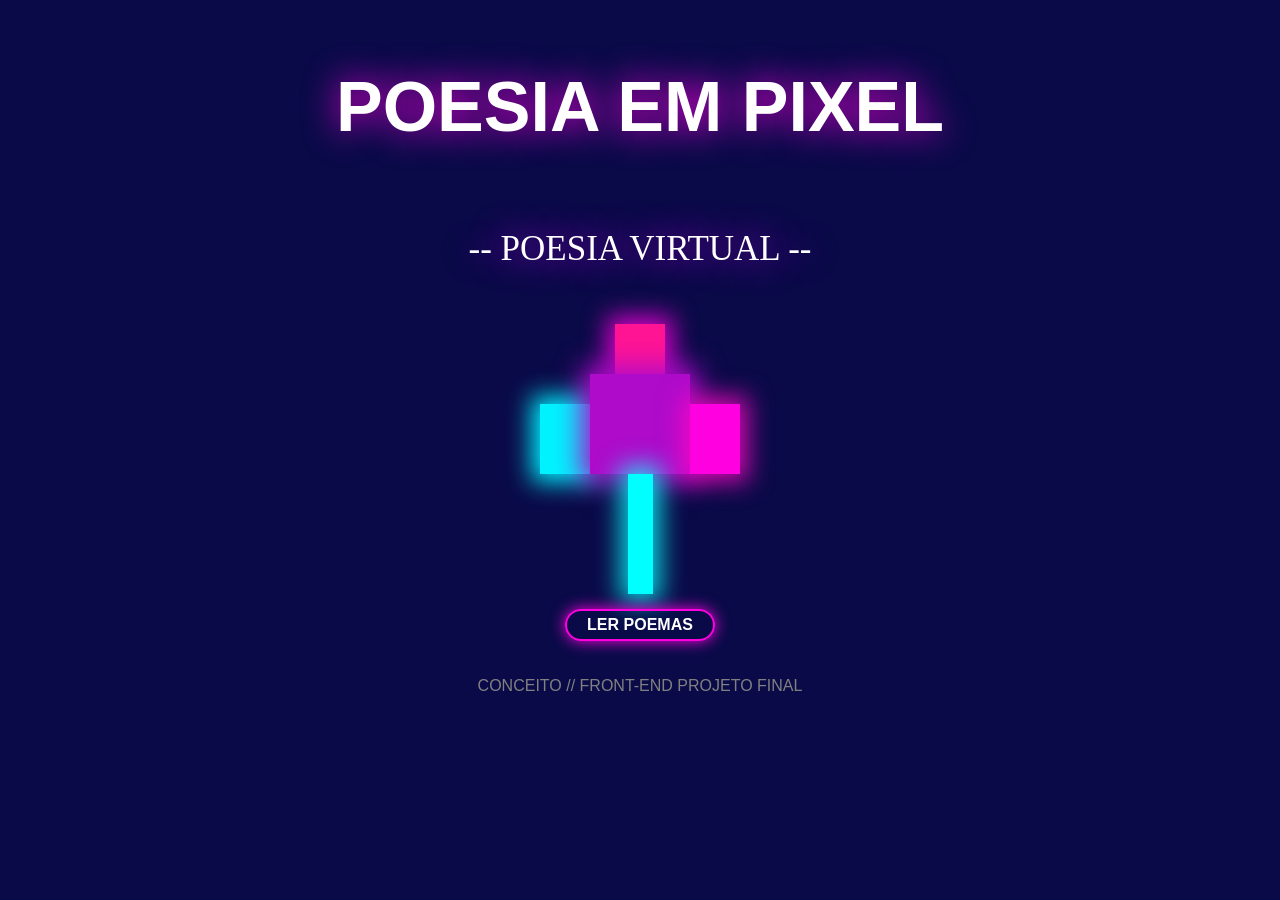
<file: index.html>
<!DOCTYPE html>
<html lang="pt-BR">
<head>
    <meta charset="UTF-8">
    <meta name="viewport" content="width=device-width, initial-scale=1.0">
    <title>Poesia em Pixel</title>
    <link rel="stylesheet" href="estyle.css">
</head>
<body>
     <header>
            <h1 class="A-1">POESIA EM PIXEL</h1>
            <P class="B-1">-- POESIA VIRTUAL --</P>
    </header>
<main>
    <div class="desenho-pixel">
        
        <div class="item-1"></div>
        
        <div class="linha-meio">
            <div class="item-3"></div>
            <div class="item-2"></div>
            <div class="item-4"></div>
        </div>
        
        <div class="item-5"></div>
        
        <div class="Botao">
            <a href="index-poema.html">LER POEMAS</a>
        </div>
        
    </div>
</main>
<footer>
    <div class="container-footer">
        <p class="B-2">CONCEITO // FRONT-END PROJETO FINAL</p>
        
    </div>
 </footer>   
</body>
</html>
</file>
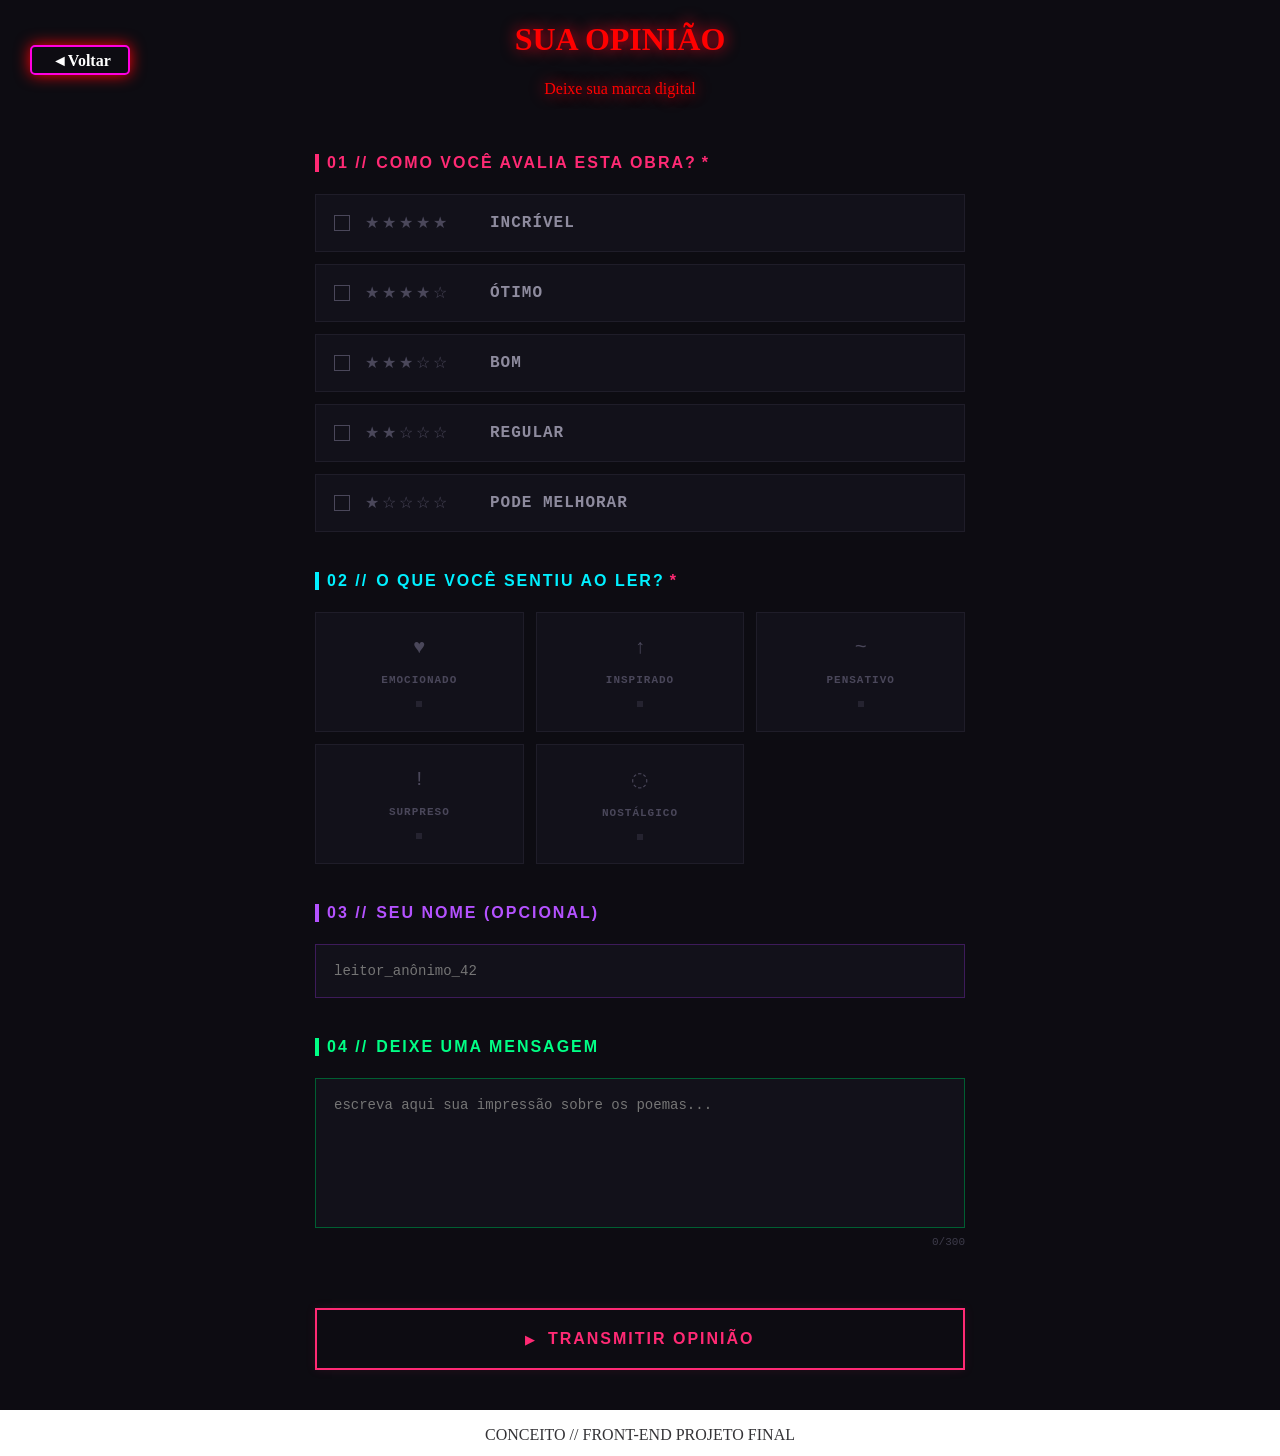
<file: index-form.html>
<!DOCTYPE html>
<html lang="pt-BR">
<head>
    <meta charset="UTF-8">
    <meta name="viewport" content="width=device-width, initial-scale=1.0">
    <title>Formulário Cyberpunk Funcional</title>
    <link rel="stylesheet" href="estyle-form.css">
</head>
<body>
<header>
    <div class="p-1">
        <div class="p-5">
            <a href="index-poema.html">◄Voltar</a>
        </div>
        <div class="p-2">
            <h1 class="p-3">SUA OPINIÃO</h1>
            <p class="p-4">Deixe sua marca digital</p>
        </div>
        <div style="width: 100px;" class="div-rec-rec"></div>
    </div>
</header>

<main class="p1">
    <form class="p2">
        
        <div class="p3">
            <h2 class="p4"><span class="p5">01 //</span> COMO VOCÊ AVALIA ESTA OBRA? <span class="p6">*</span></h2>
            
            <label class="p7">
                <input type="radio" name="avaliacao" value="incrivel" class="p8">
                <div class="p9">
                    <span class="p10"></span>
                    <span class="p11">★★★★★</span>
                    <span class="p12">INCRÍVEL</span>
                </div>
            </label>

            <label class="p7">
                <input type="radio" name="avaliacao" value="otimo" class="p8"> <div class="p9">
                    <span class="p10"></span>
                    <span class="p11">★★★★☆</span>
                    <span class="p12">ÓTIMO</span>
                    <span class="p13"></span>
                </div>
            </label>

            <label class="p7">
                <input type="radio" name="avaliacao" value="bom" class="p8">
                <div class="p9">
                    <span class="p10"></span>
                    <span class="p11">★★★☆☆</span>
                    <span class="p12">BOM</span>
                </div>
            </label>

            <label class="p7">
                <input type="radio" name="avaliacao" value="regular" class="p8">
                <div class="p9">
                    <span class="p10"></span>
                    <span class="p11">★★☆☆☆</span>
                    <span class="p12">REGULAR</span>
                </div>
            </label>

            <label class="p7">
                <input type="radio" name="avaliacao" value="pode_melhorar" class="p8">
                <div class="p9">
                    <span class="p10"></span>
                    <span class="p11">★☆☆☆☆</span>
                    <span class="p12">PODE MELHORAR</span>
                </div>
            </label>
        </div>

        <div class="p3">
            <h2 class="p4 p14"><span class="p5 p15">02 //</span> O QUE VOCÊ SENTIU AO LER? <span class="p6">*</span></h2>
            
            <div class="p16">
                <label class="p17">
                    <input type="radio" name="sentimento" value="emocionado" class="p18">
                    <div class="p19">
                        <span class="p20">♥</span>
                        <span class="p21">EMOCIONADO</span>
                        <span class="p22"></span>
                    </div>
                </label>

                <label class="p17">
                    <input type="radio" name="sentimento" value="inspirado" class="p18">
                    <div class="p19">
                        <span class="p20">↑</span>
                        <span class="p21">INSPIRADO</span>
                        <span class="p22"></span>
                    </div>
                </label>

                <label class="p17">
                    <input type="radio" name="sentimento" value="pensativo" class="p18">
                    <div class="p19">
                        <span class="p20">~</span>
                        <span class="p21">PENSATIVO</span>
                        <span class="p22"></span>
                    </div>
                </label>

                <label class="p17">
                    <input type="radio" name="sentimento" value="surpreso" class="p18"> <div class="p19">
                        <span class="p20">!</span>
                        <span class="p21">SURPRESO</span>
                        <span class="p22"></span>
                    </div>
                </label>

                <label class="p17">
                    <input type="radio" name="sentimento" value="nostalgico" class="p18">
                    <div class="p19">
                        <span class="p20">◌</span>
                        <span class="p21">NOSTÁLGICO</span>
                        <span class="p22"></span>
                    </div>
                </label>
            </div>
        </div>

        <div class="p3">
            <h2 class="p4 p23"><span class="p5 p24">03 //</span> SEU NOME (OPCIONAL)</h2>
            <input type="text" class="p25" placeholder="leitor_anônimo_42">
        </div>

        <div class="p3">
            <h2 class="p4 p26"><span class="p5 p27">04 //</span> DEIXE UMA MENSAGEM</h2>
            <div class="p28">
                <textarea class="p29" placeholder="escreva aqui sua impressão sobre os poemas..."></textarea>
                <span class="p30">0/300</span>
            </div>
        </div>

        <button type="submit" class="p31">
            <span class="p32">▶</span> TRANSMITIR OPINIÃO
        </button>

    </form>
</main>

<footer>
    <p class="s-1">CONCEITO // FRONT-END PROJETO FINAL</p>
</footer>
</body>
</html>
</file>
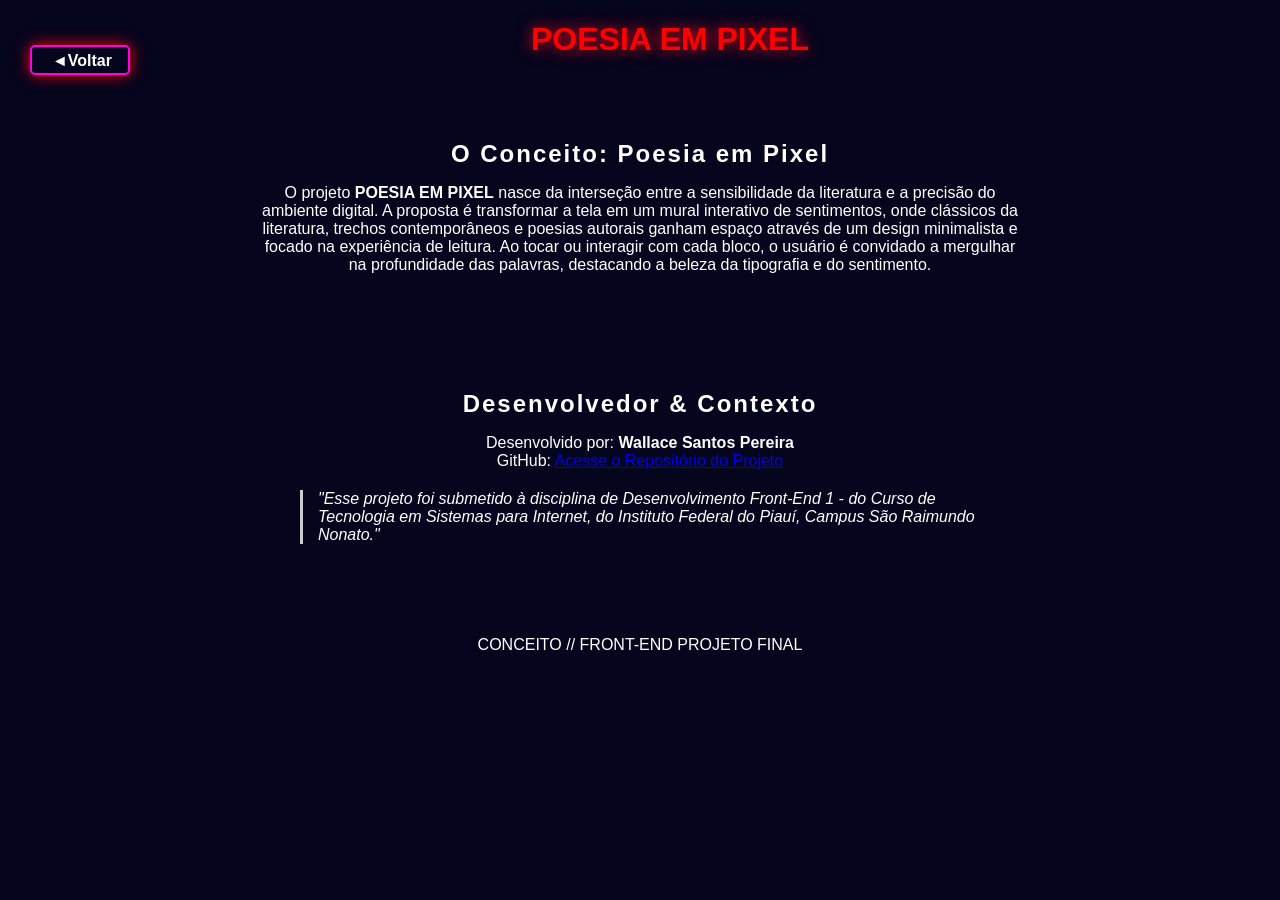
<file: index-pag-explicativa.html>
<!DOCTYPE html>
<html lang="pt-BR">
<head>
    <meta charset="UTF-8">
    <meta name="viewport" content="width=device-width, initial-scale=1.0">
    <title>Document</title>
    <link rel="stylesheet" href="estyle-pag-explicativa.css">
</head>
<body>
<header>
        <div class="p-1">
            <div class="p-5">
                <a href="index-poema.html">◄Voltar</a>
            </div>
           <!------------------------------------------>
            <div class="p-2">
                <h1 class="p-3">POESIA EM PIXEL</h1>
            </div>
            <!------dive decoração------->
            <div>
            </div>
           <!---------------------------->
        </div> 
        
        
</header>
<main>
                
<section class="tema-projeto">
    <div class="container-tema">
        <h2>O Conceito: Poesia em Pixel</h2>
        <p>
            O projeto <strong>POESIA EM PIXEL</strong> nasce da interseção entre a sensibilidade da literatura e a precisão do ambiente digital. 
            A proposta é transformar a tela em um mural interativo de sentimentos, onde clássicos da literatura, trechos contemporâneos e 
            poesias autorais ganham espaço através de um design minimalista e focado na experiência de leitura. Ao tocar ou interagir com cada 
            bloco, o usuário é convidado a mergulhar na profundidade das palavras, destacando a beleza da tipografia e do sentimento.
        </p>
    </div>
</section>

<section class="desenvolvedor-contexto">
    <div class="container-dev">
        <h2>Desenvolvedor & Contexto</h2>
        <p class="texto-autor">
            Desenvolvido por: <strong>Wallace Santos Pereira</strong><br>
            GitHub: <a href="https://github.com/wallacesantospereira174-cpu/Projeto-final_front-end/commit/46657a409f78f568dc2c793f347eaa82e9345d52" target="_blank">Acesse o Repositório do Projeto</a>
        </p>
        <blockquote>
            "Esse projeto foi submetido à disciplina de Desenvolvimento Front-End 1 - do Curso de Tecnologia em Sistemas para Internet, do Instituto Federal do Piauí, Campus São Raimundo Nonato."
        </blockquote>
    </div>
</section>

</main>
<footer>
        <p class="s-1">
         CONCEITO // FRONT-END PROJETO FINAL
        </p>
</footer>
</body>
</html>
</file>
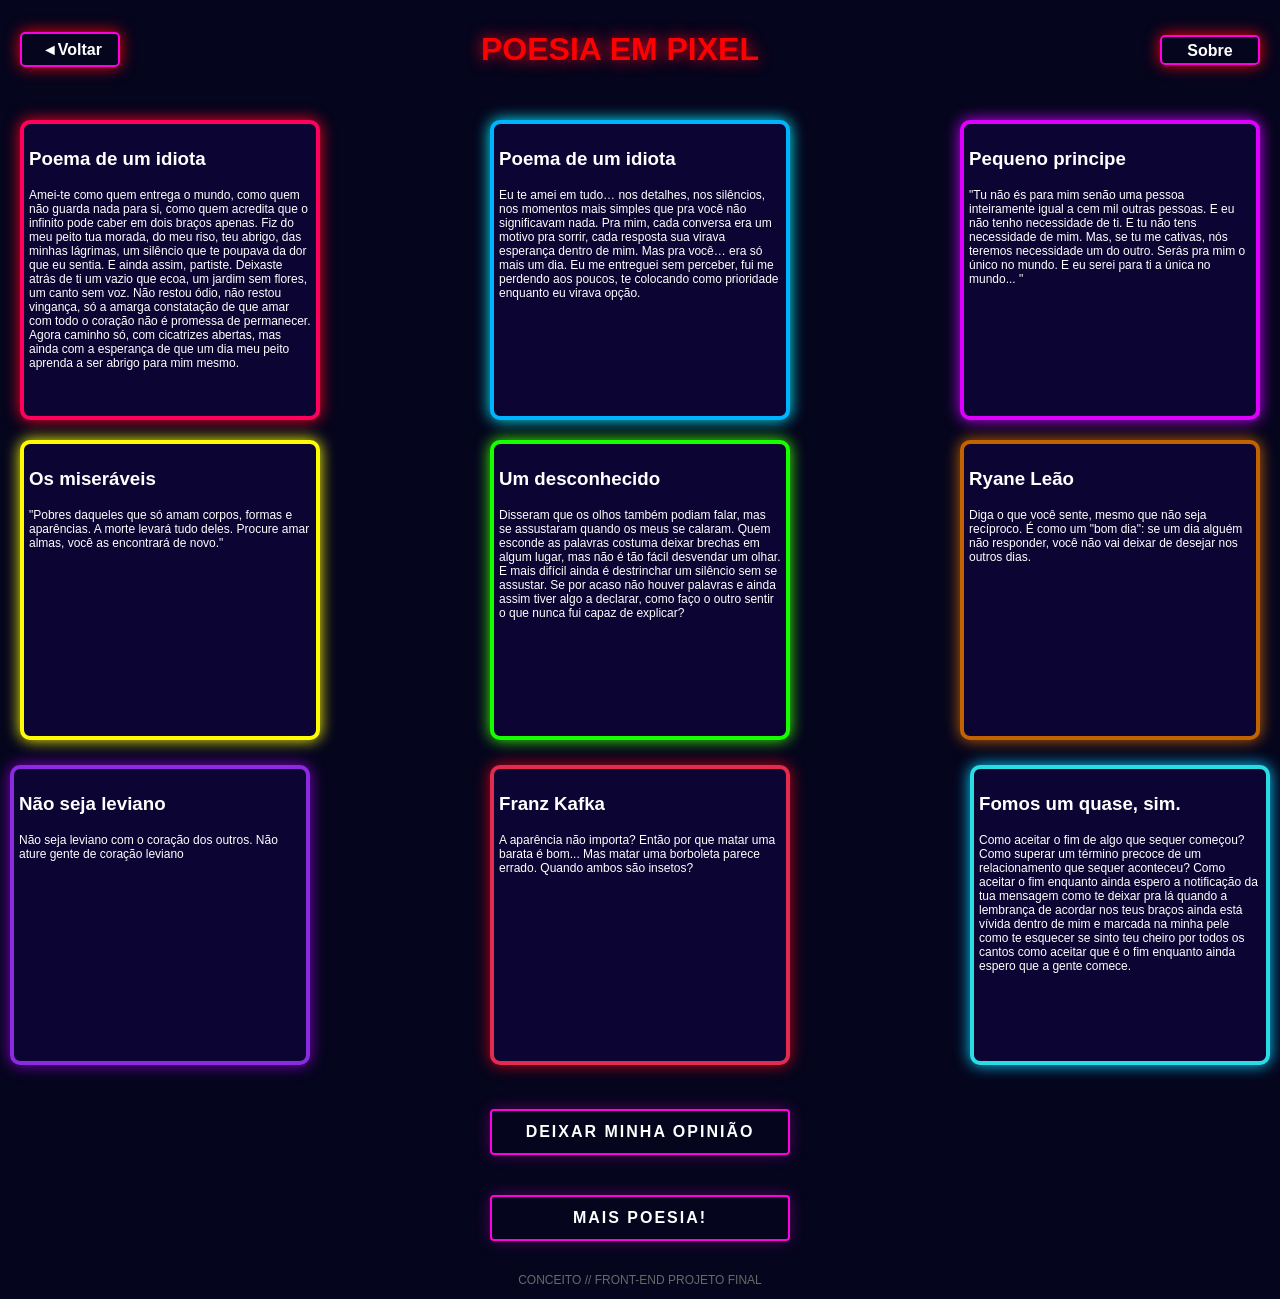
<file: index-poema.html>
<!DOCTYPE html>
<html lang="pt-BR">
<head>
    <meta charset="UTF-8">
    <meta name="viewport" content="width=device-width, initial-scale=1.0">
    <title>POEMAS</title>
    <link rel="stylesheet" href="index.css">
</head>
<body>
<header>

        <div class="p-1">
            <div class="p-5">
                <a href="index.html">◄Voltar</a>
            </div>
           <!------------------------------------------>
            <div class="p-2">
                <h1 class="p-3">POESIA EM PIXEL</h1>
            </div>
            <div class="p-10">
                <a href="index-pag-explicativa.html">Sobre</a>
            </div>
           <!---------------------------->
        </div>
</header>
 <main>
        <div class="d-1">
            <div class="A-1">
                <h3>Poema de um idiota</h3>
                <p>
                   Amei-te como quem entrega o mundo,
                   como quem não guarda nada para si,
                   como quem acredita que o infinito
                   pode caber em dois braços apenas.

                   Fiz do meu peito tua morada,
                   do meu riso, teu abrigo,
                   das minhas lágrimas, um silêncio
                   que te poupava da dor que eu sentia.

                   E ainda assim, partiste.
                   Deixaste atrás de ti
                   um vazio que ecoa,
                   um jardim sem flores,
                   um canto sem voz.

                   Não restou ódio,
                   não restou vingança,
                   só a amarga constatação
                   de que amar com todo o coração
                   não é promessa de permanecer.

                   Agora caminho só,
                   com cicatrizes abertas,
                   mas ainda com a esperança
                   de que um dia meu peito aprenda
                   a ser abrigo para mim mesmo.</p>
            </div>
            <div class="A-2">
                <h3>Poema de um idiota</h3>
                <p>Eu te amei em tudo…
                   nos detalhes, nos silêncios,
                   nos momentos mais simples
                   que pra você não significavam nada.

                   Pra mim, cada conversa
                   era um motivo pra sorrir,
                   cada resposta sua
                   virava esperança dentro de mim.

                   Mas pra você…
                   era só mais um dia.

                   Eu me entreguei sem perceber,
                   fui me perdendo aos poucos,
                   te colocando como prioridade
                   enquanto eu virava opção.</p>
            </div>  
            <div class="A-3">
                <h3>Pequeno principe</h3>
                <p>"Tu não és para mim senão uma pessoa inteiramente igual a cem mil outras pessoas. E eu não tenho necessidade de ti. E tu não tens necessidade de mim. Mas, se tu me cativas, nós teremos necessidade um do outro. Serás pra mim o único no mundo. E eu serei para ti a única no mundo... "  </p>
            </div>
       </div>
       <div class="d-2">
            <div class="A-4">
                <h3>Os miseráveis</h3>
                <p>"Pobres daqueles que só amam corpos, formas e aparências. A morte levará tudo deles. Procure amar almas, você as encontrará de novo."

</p>
            </div>
            <div class="A-5">
                <h3>Um desconhecido</h3>
                <p>Disseram que os olhos também podiam falar,
                   mas se assustaram quando os meus se calaram.
                   Quem esconde as palavras
                   costuma deixar brechas em algum lugar,
                   mas não é tão fácil desvendar um olhar.
                   E mais difícil ainda é destrinchar um silêncio
                   sem se assustar.
                   Se por acaso não houver palavras
                   e ainda assim tiver algo a declarar,
                   como faço o outro sentir
                   o que nunca fui capaz de explicar?</p>
            </div>
            <div class="A-6">
                <h3>Ryane Leão</h3>
                <p>Diga o que você sente,
                   mesmo que não seja
                   recíproco.
                   É como um "bom dia":
                   se um dia alguém não
                   responder, você não vai
                   deixar de desejar nos outros
                   dias.</p>
            </div> 
            <!-------===============---------->
      </div>
    <div class="f-1">
         <div class="A-7">
            <h3>Não seja leviano</h3>
            <p>Não seja leviano com o coração dos outros. Não ature gente de coração leviano </p>
        </div>
        <div class="A-8">
            <h3>Franz Kafka</h3>
            <p>A aparência não importa?
               Então por que matar uma barata é bom...
               Mas matar uma borboleta parece errado.
               Quando ambos são insetos?</p>
        </div>
        <div class="A-9">
            <h3>Fomos um quase, sim.</h3>
            <p>
              Como aceitar o fim de algo que sequer começou?

              Como superar um término precoce de um relacionamento que sequer aconteceu?

              Como aceitar o fim enquanto ainda espero a notificação da tua mensagem

              como te deixar pra lá quando a lembrança de acordar nos teus braços ainda está vívida dentro de mim e marcada na minha pele

              como te esquecer se sinto teu cheiro por todos os cantos

              como aceitar que é o fim

              enquanto ainda espero

              que a gente comece.
            </p>
        </div>
   </div>
   <div class="f-2">
         <div class="A-10">
            <h3></h3>
            <p></p>
         </div>
        <!------+------>
         <div class="A-11">
            <h3></h3>
            <p></p>
         </div>
        <!------+------->
         <div class="A-12">
            <h3></h3>
            <p></p>
         </div>
        <!------+------>
   </div>
</main>
<div class="flex">
<a href="index-form.html" class="botao-opiniao">
    <div>DEIXAR MINHA OPINIÃO</div>
</a>
</div>
<div class="flex">
<a href="index-text.html" class="botao-opiniao">
    <div>MAIS POESIA!</div>
</a>
</div>
<!---------------------------------------------------->
<footer>
        <p class="s-1">
         CONCEITO // FRONT-END PROJETO FINAL
        </p>
</footer>
</body>
</html>
</file>
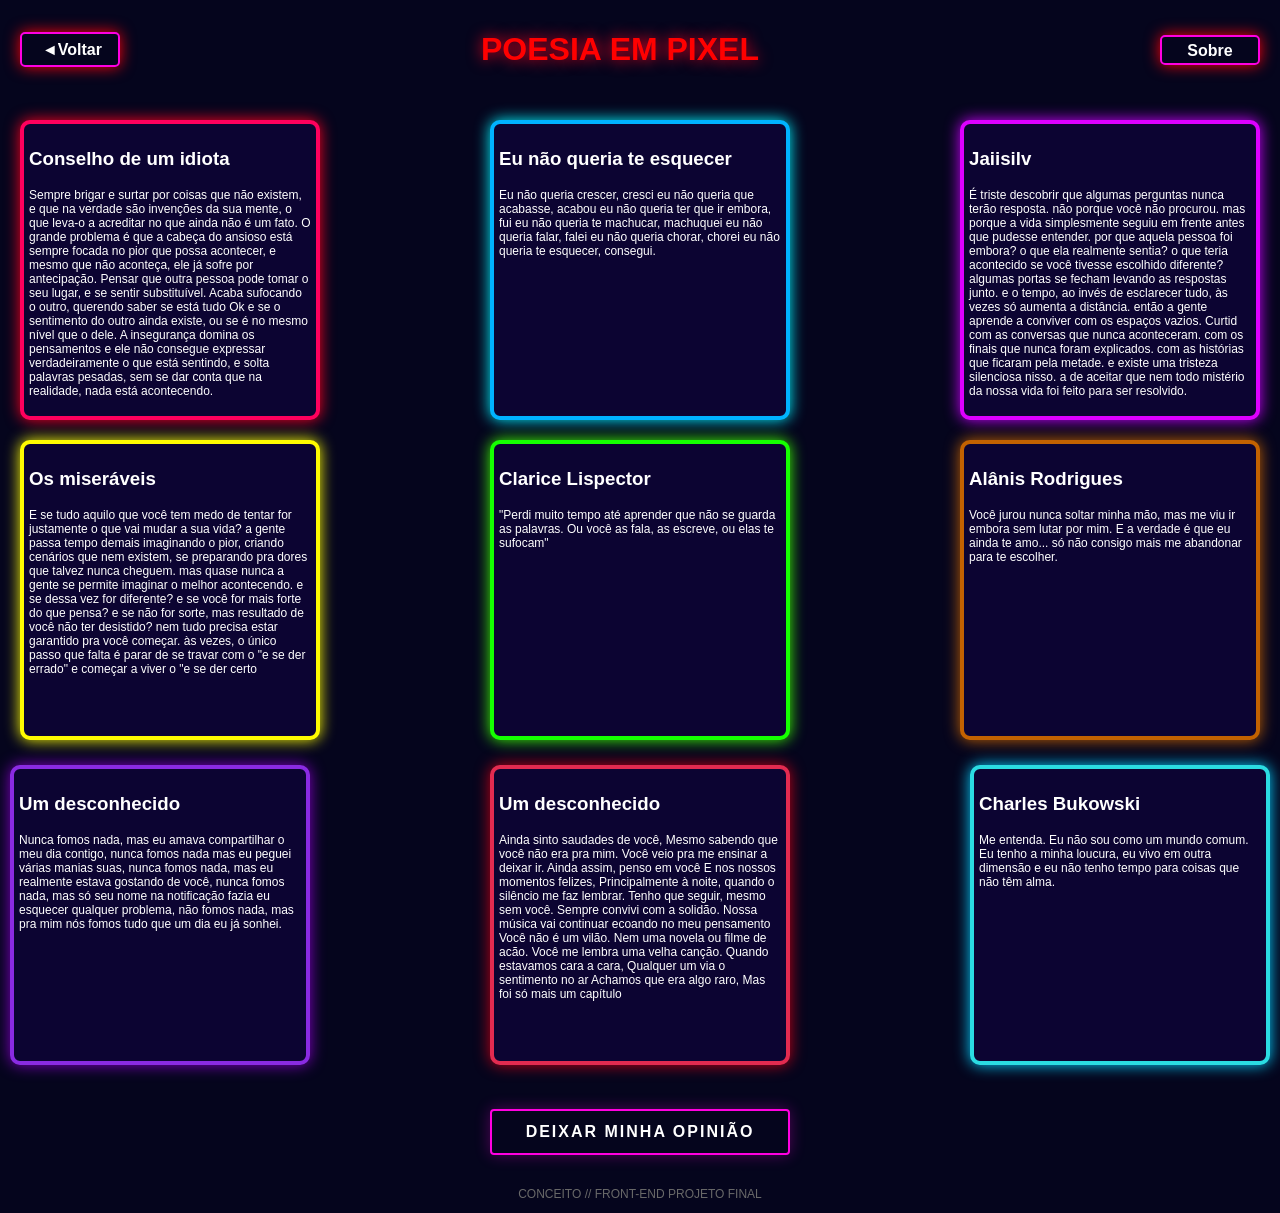
<file: index-text.html>
<!DOCTYPE html>
<html lang="pt-BR">
<head>
    <meta charset="UTF-8">
    <meta name="viewport" content="width=device-width, initial-scale=1.0">
    <title>POEMAS</title>
    <link rel="stylesheet" href="index-text.css">
</head>
<body>
<header>

        <div class="p-1">
            <div class="p-5">
                <a href="index-poema.html">◄Voltar</a>
            </div>
           <!------------------------------------------>
            <div class="p-2">
                <h1 class="p-3">POESIA EM PIXEL</h1>
            </div>
            <div class="p-10">
                <a href="index-pag-explicativa.html">Sobre</a>
            </div>
           <!---------------------------->
        </div>
</header>
 <main>
        <div class="d-1">
            <div class="A-1">
                <h3>Conselho de um idiota</h3>
                <p>
                    Sempre brigar e surtar por coisas que não existem, e que na verdade são invenções da sua mente, o que leva-o a acreditar no que ainda não é um fato.
                    O grande problema é que a cabeça do ansioso está sempre focada no pior que possa acontecer, e mesmo que não aconteça, ele já sofre por antecipação.
                    Pensar que outra pessoa pode tomar o seu lugar, e se sentir substituível.
                    Acaba sufocando o outro, querendo saber se está tudo Ok e se o sentimento do outro ainda existe, ou se é no mesmo nível que o dele.
                    A insegurança domina os pensamentos e ele não consegue expressar verdadeiramente o que está sentindo, e solta palavras pesadas, sem se dar conta que na realidade, nada está acontecendo.
                </p>
            </div>
            <div class="A-2">
                <h3>Eu não queria te esquecer</h3>
                <p>
                    Eu não queria crescer, cresci

                    eu não queria que acabasse, acabou

                    eu não queria ter que ir embora, fui

                    eu não queria te machucar, machuquei

                    eu não queria falar, falei

                    eu não queria chorar, chorei

                    eu não queria te esquecer, consegui.
                </p>
            </div>  
            <div class="A-3">
                <h3>Jaiisilv</h3>
                <p>
                   É triste descobrir que algumas perguntas nunca terão resposta.

                   não porque você não procurou.

                   mas porque a vida simplesmente seguiu em frente

                   antes que pudesse entender.

                   por que aquela pessoa foi embora?

                   o que ela realmente sentia?

                   o que teria acontecido se você tivesse escolhido diferente?

                   algumas portas se fecham

                   levando as respostas junto.

                   e o tempo, ao invés de esclarecer tudo, às vezes só aumenta a distância.

                  então a gente aprende a conviver com os espaços vazios.

                  Curtid

                 com as conversas que nunca aconteceram.

                 com os finais que nunca foram explicados.

                 com as histórias que ficaram pela metade.

                 e existe uma tristeza silenciosa nisso.

                 a de aceitar que nem todo mistério da nossa vida

                 foi feito para ser resolvido.
                </p>
            </div>
       </div>
       <div class="d-2">
            <div class="A-4">
                <h3>Os miseráveis</h3>
                <p>
                    E se tudo aquilo que você tem medo de tentar for justamente o que vai mudar a sua vida? a gente passa tempo demais imaginando o pior, criando cenários que nem existem, se preparando pra dores que talvez nunca cheguem. mas quase nunca a gente se permite imaginar o melhor acontecendo. e se dessa vez for diferente? e se você for mais forte do que pensa? e se não for sorte, mas resultado de você não ter desistido? nem tudo precisa estar garantido pra você começar. às vezes, o único passo que falta é parar de se travar com o "e se der errado" e começar a viver o "e se der certo
                </p>
            </div>
            <div class="A-5">
                <h3>Clarice Lispector</h3>
                <p>"Perdi muito tempo até aprender que não se guarda as palavras. Ou você as fala, as escreve, ou elas te sufocam"</p>
            </div>
            <div class="A-6">
                <h3>Alânis Rodrigues</h3>
                <p>Você jurou nunca soltar minha mão, mas me viu ir embora sem lutar por mim.

                   E a verdade é que eu ainda te amo... só não consigo mais me abandonar para te escolher.</p>
            </div> 
            <!-------===============---------->
      </div>
    <div class="f-1">
         <div class="A-7">
            <h3>Um desconhecido</h3>
            <p>Nunca fomos nada, mas eu amava compartilhar o meu dia contigo, nunca fomos nada mas eu peguei várias manias suas, nunca fomos nada, mas eu realmente estava gostando de você, nunca fomos nada, mas só seu nome na notificação fazia eu esquecer qualquer problema, não fomos nada, mas pra mim nós fomos tudo que um dia eu já sonhei.</p>
        </div>
        <div class="A-8">
            <h3>Um desconhecido</h3>
            <p>Ainda sinto saudades de você, Mesmo sabendo que você não era pra mim. Você veio pra me ensinar a deixar ir.

               Ainda assim, penso em você E nos nossos momentos felizes, Principalmente à noite, quando o silêncio me faz lembrar.

               Tenho que seguir, mesmo sem você.

               Sempre convivi com a solidão. Nossa música vai continuar ecoando no meu pensamento

               Você não é um vilão. Nem uma novela ou filme de acão. Você me lembra uma velha canção.

               Quando estavamos cara a cara, Qualquer um via o sentimento no ar Achamos que era algo raro, Mas foi só mais um capítulo</p>
        </div>
        <div class="A-9">
            <h3>Charles Bukowski</h3>
            <p>
                Me entenda. Eu não sou como um mundo comum. Eu tenho a minha loucura, eu vivo em outra dimensão e eu não tenho tempo para coisas que não têm alma.</p>
        </div>
   </div>
   <div class="f-2">
         <div class="A-10">
            <h3></h3>
            <p></p>
         </div>
        <!------+------>
         <div class="A-11">
            <h3></h3>
            <p></p>
         </div>
        <!------+------->
         <div class="A-12">
            <h3></h3>
            <p></p>
         </div>
        <!------+------>
   </div>
</main>
<div class="flex">
<a href="index-form.html" class="botao-opiniao">
    <div>DEIXAR MINHA OPINIÃO</div>
</a>
</div>

<!---------------------------------------------------->
<footer>
        <p class="s-1">
         CONCEITO // FRONT-END PROJETO FINAL
        </p>
</footer>
</body>
</html>
</file>
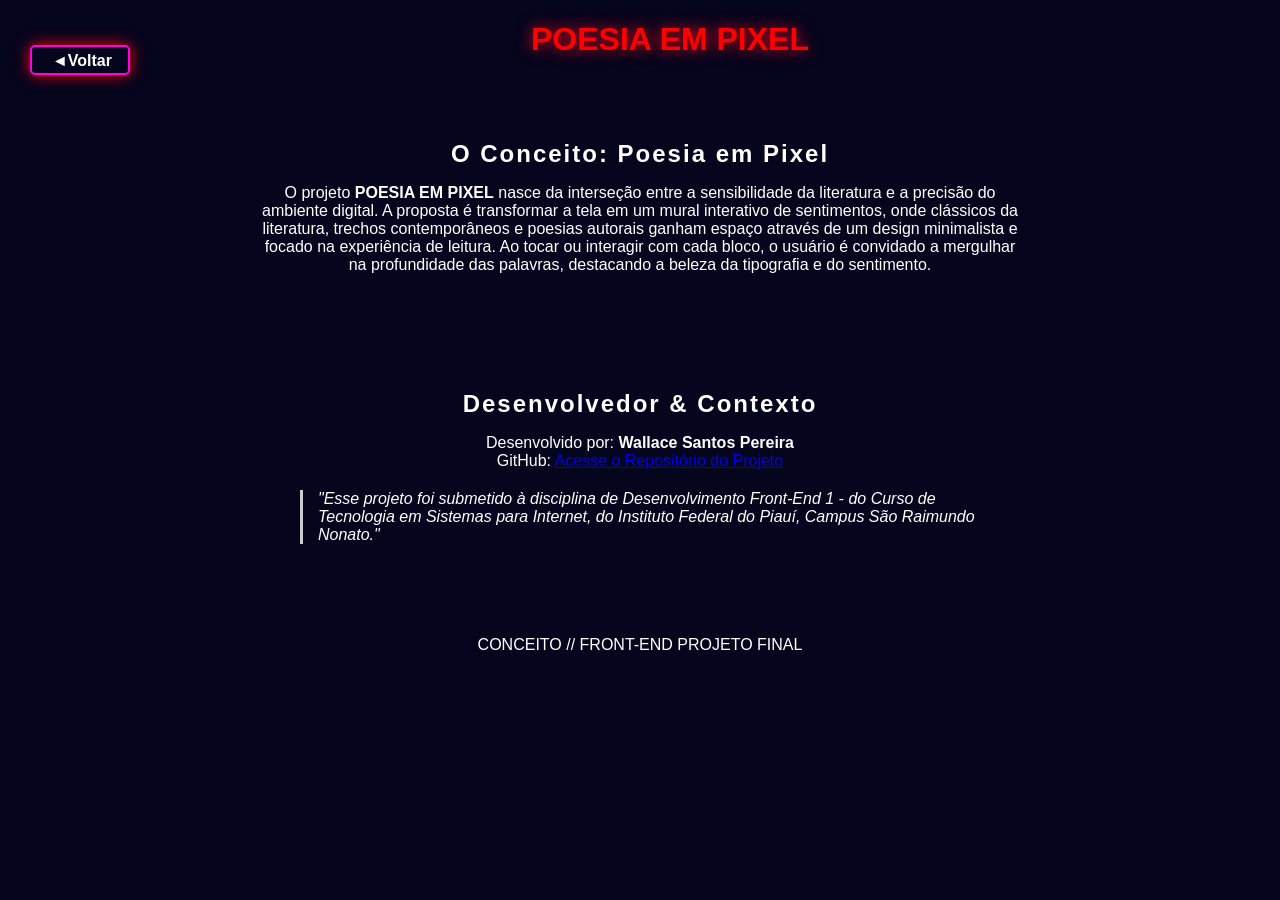
<file: Trabalho final!/index-pág-explicativa.html>
<!DOCTYPE html>
<html lang="pt-BR">
<head>
    <meta charset="UTF-8">
    <meta name="viewport" content="width=device-width, initial-scale=1.0">
    <title>Document</title>
    <link rel="stylesheet" href="estyle-pág-explicativa.css">
</head>
<body>
<header>
        <div class="p-1">
            <div class="p-5">
                <a href="index.html">◄Voltar</a>
            </div>
           <!------------------------------------------>
            <div class="p-2">
                <h1 class="p-3">POESIA EM PIXEL</h1>
            </div>
            <!------dive decoração------->
            <div>
            </div>
           <!---------------------------->
        </div> 
        
        
</header>
<main>
                
<section class="tema-projeto">
    <div class="container-tema">
        <h2>O Conceito: Poesia em Pixel</h2>
        <p>
            O projeto <strong>POESIA EM PIXEL</strong> nasce da interseção entre a sensibilidade da literatura e a precisão do ambiente digital. 
            A proposta é transformar a tela em um mural interativo de sentimentos, onde clássicos da literatura, trechos contemporâneos e 
            poesias autorais ganham espaço através de um design minimalista e focado na experiência de leitura. Ao tocar ou interagir com cada 
            bloco, o usuário é convidado a mergulhar na profundidade das palavras, destacando a beleza da tipografia e do sentimento.
        </p>
    </div>
</section>

<section class="desenvolvedor-contexto">
    <div class="container-dev">
        <h2>Desenvolvedor & Contexto</h2>
        <p class="texto-autor">
            Desenvolvido por: <strong>Wallace Santos Pereira</strong><br>
            GitHub: <a href="https://github.com/wallacesantospereira174-cpu/Projeto-final_front-end/commit/46657a409f78f568dc2c793f347eaa82e9345d52" target="_blank">Acesse o Repositório do Projeto</a>
        </p>
        <blockquote>
            "Esse projeto foi submetido à disciplina de Desenvolvimento Front-End 1 - do Curso de Tecnologia em Sistemas para Internet, do Instituto Federal do Piauí, Campus São Raimundo Nonato."
        </blockquote>
    </div>
</section>

</main>
<footer>
        <p class="s-1">
         CONCEITO // FRONT-END PROJETO FINAL
        </p>
</footer>
</body>
</html>
</file>
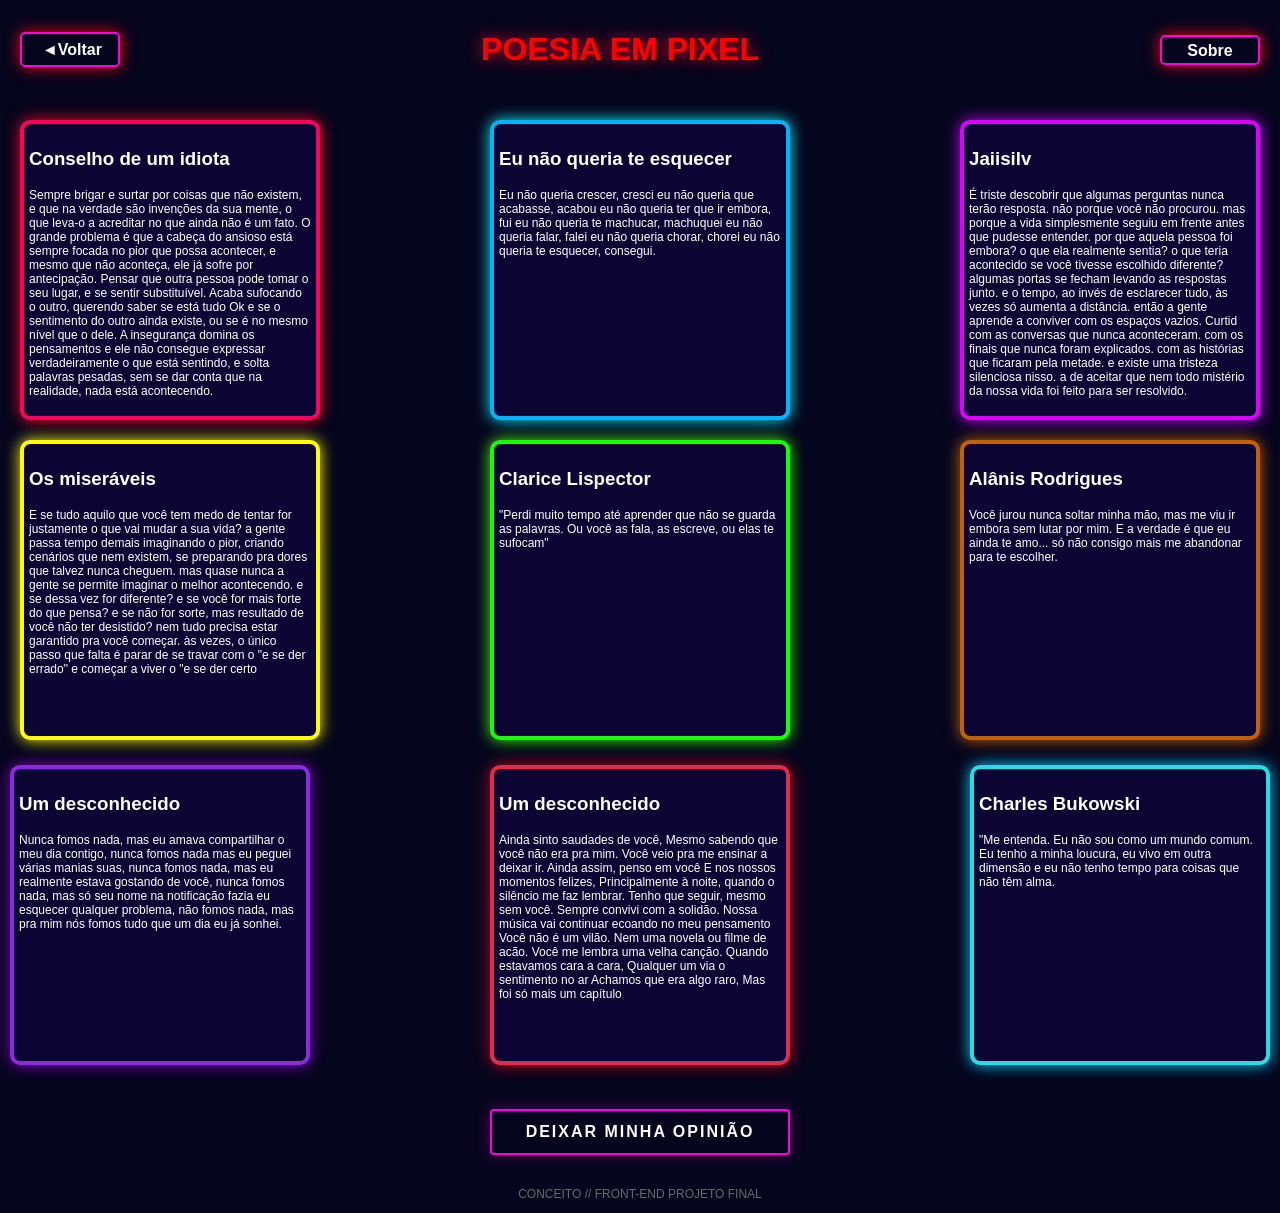
<file: Trabalho final!/index-text.html>
<!DOCTYPE html>
<html lang="pt-BR">
<head>
    <meta charset="UTF-8">
    <meta name="viewport" content="width=device-width, initial-scale=1.0">
    <title>POEMAS</title>
    <link rel="stylesheet" href="index-text.css">
</head>
<body>
<header>

        <div class="p-1">
            <div class="p-5">
                <a href="index-poema.html">◄Voltar</a>
            </div>
           <!------------------------------------------>
            <div class="p-2">
                <h1 class="p-3">POESIA EM PIXEL</h1>
            </div>
            <div class="p-10">
                <a href="index-pag-explicativa.html">Sobre</a>
            </div>
           <!---------------------------->
        </div>
</header>
 <main>
        <div class="d-1">
            <div class="A-1">
                <h3>Conselho de um idiota</h3>
                <p>
                    Sempre brigar e surtar por coisas que não existem, e que na verdade são invenções da sua mente, o que leva-o a acreditar no que ainda não é um fato.
                    O grande problema é que a cabeça do ansioso está sempre focada no pior que possa acontecer, e mesmo que não aconteça, ele já sofre por antecipação.
                    Pensar que outra pessoa pode tomar o seu lugar, e se sentir substituível.
                    Acaba sufocando o outro, querendo saber se está tudo Ok e se o sentimento do outro ainda existe, ou se é no mesmo nível que o dele.
                    A insegurança domina os pensamentos e ele não consegue expressar verdadeiramente o que está sentindo, e solta palavras pesadas, sem se dar conta que na realidade, nada está acontecendo.
                </p>
            </div>
            <div class="A-2">
                <h3>Eu não queria te esquecer</h3>
                <p>
                    Eu não queria crescer, cresci

                    eu não queria que acabasse, acabou

                    eu não queria ter que ir embora, fui

                    eu não queria te machucar, machuquei

                    eu não queria falar, falei

                    eu não queria chorar, chorei

                    eu não queria te esquecer, consegui.
                </p>
            </div>  
            <div class="A-3">
                <h3>Jaiisilv</h3>
                <p>
                   É triste descobrir que algumas perguntas nunca terão resposta.

                   não porque você não procurou.

                   mas porque a vida simplesmente seguiu em frente

                   antes que pudesse entender.

                   por que aquela pessoa foi embora?

                   o que ela realmente sentia?

                   o que teria acontecido se você tivesse escolhido diferente?

                   algumas portas se fecham

                   levando as respostas junto.

                   e o tempo, ao invés de esclarecer tudo, às vezes só aumenta a distância.

                  então a gente aprende a conviver com os espaços vazios.

                  Curtid

                 com as conversas que nunca aconteceram.

                 com os finais que nunca foram explicados.

                 com as histórias que ficaram pela metade.

                 e existe uma tristeza silenciosa nisso.

                 a de aceitar que nem todo mistério da nossa vida

                 foi feito para ser resolvido.
                </p>
            </div>
       </div>
       <div class="d-2">
            <div class="A-4">
                <h3>Os miseráveis</h3>
                <p>
                    E se tudo aquilo que você tem medo de tentar for justamente o que vai mudar a sua vida? a gente passa tempo demais imaginando o pior, criando cenários que nem existem, se preparando pra dores que talvez nunca cheguem. mas quase nunca a gente se permite imaginar o melhor acontecendo. e se dessa vez for diferente? e se você for mais forte do que pensa? e se não for sorte, mas resultado de você não ter desistido? nem tudo precisa estar garantido pra você começar. às vezes, o único passo que falta é parar de se travar com o "e se der errado" e começar a viver o "e se der certo
                </p>
            </div>
            <div class="A-5">
                <h3>Clarice Lispector</h3>
                <p>"Perdi muito tempo até aprender que não se guarda as palavras. Ou você as fala, as escreve, ou elas te sufocam"</p>
            </div>
            <div class="A-6">
                <h3>Alânis Rodrigues</h3>
                <p>Você jurou nunca soltar minha mão, mas me viu ir embora sem lutar por mim.

                   E a verdade é que eu ainda te amo... só não consigo mais me abandonar para te escolher.</p>
            </div> 
            <!-------===============---------->
      </div>
    <div class="f-1">
         <div class="A-7">
            <h3>Um desconhecido</h3>
            <p>Nunca fomos nada, mas eu amava compartilhar o meu dia contigo, nunca fomos nada mas eu peguei várias manias suas, nunca fomos nada, mas eu realmente estava gostando de você, nunca fomos nada, mas só seu nome na notificação fazia eu esquecer qualquer problema, não fomos nada, mas pra mim nós fomos tudo que um dia eu já sonhei.</p>
        </div>
        <div class="A-8">
            <h3>Um desconhecido</h3>
            <p>Ainda sinto saudades de você, Mesmo sabendo que você não era pra mim. Você veio pra me ensinar a deixar ir.

               Ainda assim, penso em você E nos nossos momentos felizes, Principalmente à noite, quando o silêncio me faz lembrar.

               Tenho que seguir, mesmo sem você.

               Sempre convivi com a solidão. Nossa música vai continuar ecoando no meu pensamento

               Você não é um vilão. Nem uma novela ou filme de acão. Você me lembra uma velha canção.

               Quando estavamos cara a cara, Qualquer um via o sentimento no ar Achamos que era algo raro, Mas foi só mais um capítulo</p>
        </div>
        <div class="A-9">
            <h3>Charles Bukowski</h3>
            <p>
                "Me entenda. Eu não sou como um mundo comum. Eu tenho a minha loucura, eu vivo em outra dimensão e eu não tenho tempo para coisas que não têm alma.</p>
        </div>
   </div>
   <div class="f-2">
         <div class="A-10">
            <h3></h3>
            <p></p>
         </div>
        <!------+------>
         <div class="A-11">
            <h3></h3>
            <p></p>
         </div>
        <!------+------->
         <div class="A-12">
            <h3></h3>
            <p></p>
         </div>
        <!------+------>
   </div>
</main>
<div class="flex">
<a href="index-form.html" class="botao-opiniao">
    <div>DEIXAR MINHA OPINIÃO</div>
</a>
</div>

<!---------------------------------------------------->
<footer>
        <p class="s-1">
         CONCEITO // FRONT-END PROJETO FINAL
        </p>
</footer>
</body>
</html>
</file>
<file: estyle.css>
body {
    background-color: rgb(10, 10, 72);
    margin: 0;
    font-family: sans-serif;
    color: white;
}

* {
    border: 0;
    box-sizing: border-box;
}

/*=====================================*/
header,
footer {
    display: flex;
    flex-direction: column;
    align-items: center;
    justify-content: center;
    margin: 20px 0;
}

.desenho-pixel {
    display: flex;
    flex-direction: column;
    align-items: center;
    gap: 0px;
}

.linha-meio {
    display: flex;
    flex-direction: row;
    align-items: flex-end;

}

.item-1 {
    width: 50px;
    height: 50px;
    background-color: deeppink;
    box-shadow: 0 0 25px 8px rgba(254, 0, 224, 0.818);
}

.item-2 {
    width: 100px;
    height: 100px;
    background-color: rgb(174, 11, 203);
    box-shadow: 0 0 25px 8px rgb(174, 11, 203);
}

.item-3 {
    width: 50px;
    height: 70px;
    background-color: rgb(0, 242, 255);
    box-shadow: 0 0 25px 8px rgb(0, 242, 255);
}

.item-4 {
    width: 50px;
    height: 70px;
    background-color: rgb(255, 0, 225);
    box-shadow: 0 0 25px 8px rgba(255, 7, 197, 0.818);
}

.item-5 {
    width: 25px;
    height: 120px;
    background-color: aqua;
    box-shadow: 0 0 25px 8px rgba(7, 255, 251, 0.818);

}

.Botao a {
    margin-top: 15px;
    display: inline-block;
    text-decoration: none;
    color: white;
    border: 2px solid rgb(255, 0, 225);
    background-color: transparent;
    padding: 5px 20px;
    border-radius: 20px;
    box-shadow: 0 0 15px rgb(255, 0, 225);
    font-weight: bold;
    transition: 0.3s;
}

.Botao a:hover {
    background-color: rgb(255, 0, 225);
    color: #0a0a48;
}

/*===========================*/
.A-1 {
    text-shadow: 0 0 35px rgb(255, 0, 225);
    font-size: 70px;
    font-weight: 9000;
}

.B-1 {
    text-shadow: 0 0 35px rgb(204, 0, 255);
    font-family: serif;
    font-weight: 50px;
    font-size: 35px;
}

.B-2 {
    color: gray;
}

@keyframes flutuar {
    0% {
        transform: translateY(0);
    }

    50% {
        transform: translateY(-15px);
    }

    100% {
        transform: translateY(0);
    }
}

.item-1,
.item-2,
.item-3,
.item-4,
.item-5 {
    animation: flutuar 3s ease-in-out infinite;
}
</file>
<file: estyle-form.css>
/*=============botão================*/
header{
    background-color: #0d0c12;
}
.p-5 a {
    display: inline-block;
    text-decoration: none;
    color: white;
    border: 2px solid rgb(255, 0, 225);
    background-color: transparent;
    padding: 5px 20px;
    border-radius: 5px;
    box-shadow: 0 0 15px rgb(255, 0, 8);
    font-weight: bold;
    transition: 0.3s;
    width: 100px;
    height: 30px;
    position: relative;
    top: 45px;
    left: 30px;
}
.p-5 a:hover {
    background-color: rgb(255, 0, 225);
    color: #0a0a48;
}
/*============container-fixo=============*/
.p-1{
    display: flex;
    justify-content: space-between;
    text-align: center;
}
.p-2{
    position: relative;
    right:20px;
}
.p-3, .p-4{
    color: red;
    text-shadow: 0 0 15px rgb(255, 0, 30);
}

/* 1. TRAVA DE SEGURANÇA GERAL CONTRA VAZAMENTOS */
*, *::before, *::after {
    box-sizing: border-box;
}

html, body {
    max-width: 100%;
    overflow-x: hidden; 
    width: 100%;
    margin: 0;
    padding: 0;
}

/* Reset e Background Base */
.p1 {
    background-color: #0d0c12;
;
    background-size: 20px 20px;
    color: #ffffff;
    font-family: 'Courier Prime', monospace;
    padding: 40px 15px; 
    display: flex;
    justify-content: center;
    align-items: flex-start;
    min-height: 100vh;
    width: 100%;
}


.p2 {
    width: 100%;
    max-width: 650px;
    display: flex;
    flex-direction: column;
    gap: 40px;
}
.p3 {
    display: flex;
    flex-direction: column;
    gap: 12px;
    width: 100%;
}

.p4 {
    font-family: 'Orbitron', sans-serif;
    font-size: 16px;
    letter-spacing: 2px;
    margin: 0 0 10px 0;
    display: flex;
    align-items: center;
    flex-wrap: wrap; 
    row-gap: 8px;   
    color: #ff2a74;
    width: 100%;
}

.p5 {
    font-weight: bold;
    margin-right: 8px;
    border-left: 4px solid #ff2a74;
    padding-left: 8px;
}

.p6 {
    color: #ff2a74;
    margin-left: 5px;
}

.p7 {
    display: block;
    cursor: pointer;
    position: relative;
    width: 100%;
}

.p8 {
    position: absolute;
    top: 0;
    left: 0;
    opacity: 0;
    width: 1px;
    height: 1px;
}

.p9 {
    background-color: #12111a;
    border: 1px solid #1f1d29;
    padding: 18px;
    display: flex;
    align-items: center;
    transition: all 0.2s ease;
    width: 100%;
}

.p10 {
    width: 16px;
    height: 16px;
    border: 1px solid #4a475a;
    margin-right: 15px;
    display: inline-block;
    flex-shrink: 0; 
}


.p11 {
    color: #4a475a;
    margin-right: 40px;
    letter-spacing: 3px;
    flex-shrink: 0;
}

.p12 {
    font-weight: bold;
    letter-spacing: 1px;
    color: #8e8b9e;
}

.p13 {
    position: absolute;
    right: 15px;
    width: 6px;
    height: 6px;
    background-color: #00f0ff;
    box-shadow: 0 0 8px #00f0ff;
    display: none; 
}

.p8:checked + .p9 {
    border: 2px solid #00f0ff;
    box-shadow: 0 0 15px rgba(0, 240, 255, 0.3);
}

.p8:checked + .p9 .p10 {
    border-color: #00f0ff;
    background-color: #00f0ff;
    box-shadow: inset 0 0 0 3px #12111a;
}

.p8:checked + .p9 .p11,
.p8:checked + .p9 .p12 {
    color: #00f0ff;
}

.p8:checked + .p9 .p13 {
    display: block;
}

.p14 { color: #00f0ff; }
.p15 { border-left-color: #00f0ff; }

/*=======================Grid=========================*/
.p16 {
    display: grid;
    grid-template-columns: repeat(3, 1fr);
    gap: 12px;
    width: 100%;
}

.p17 {
    display: block;
    cursor: pointer;
    position: relative;
    width: 100%;
}


.p18 { 
    position: absolute; 
    top: 0;
    left: 0;
    opacity: 0; 
    width: 1px;
    height: 1px;
}

.p19 {
    background-color: #12111a;
    border: 1px solid #1f1d29;
    display: flex;
    flex-direction: column;
    align-items: center;
    justify-content: center;
    height: 120px;
    gap: 15px;
    transition: all 0.2s ease;
    width: 100%;
}

.p20 {
    font-size: 20px;
    color: #4a475a;
}

.p21 {
    font-size: 11px;
    font-weight: bold;
    letter-spacing: 1px;
    color: #4a475a;
}


.p22 {
    width: 6px;
    height: 6px;
    background-color: #252330;
}

.p18:checked + .p19 {
    border: 2px solid #00f0ff;
    box-shadow: 0 0 15px rgba(0, 240, 255, 0.2);
}

.p18:checked + .p19 .p20, 
.p18:checked + .p19 .p21 {
    color: #00f0ff;
}

.p18:checked + .p19 .p22 {
    background-color: #00f0ff;
    box-shadow: 0 0 8px #00f0ff;
}


.p23 { color: #b452ff; }
.p24 { border-left-color: #b452ff; }

.p25 {
    background-color: #12111a;
    border: 1px solid #3d1b5a;
    padding: 18px;
    color: #8e8b9e;
    font-family: 'Courier Prime', monospace;
    font-size: 14px;
    outline: none;
    width: 100%;
}


.p26 { color: #00ff85; }
.p27 { border-left-color: #00ff85; }

.p28 {
    position: relative;
    display: flex;
    flex-direction: column;
    width: 100%;
}

.p29 {
    background-color: #12111a;
    border: 1px solid #005f32;
    padding: 18px;
    color: #8e8b9e;
    font-family: 'Courier Prime', monospace;
    font-size: 14px;
    outline: none;
    height: 150px;
    resize: none;
    width: 100%;
}

.p29:focus {
    border-color: #00ff85;
}

.p30 {
    font-size: 11px;
    color: #3d3b4a;
    align-self: flex-end;
    margin-top: 8px;
}
.p31 {
    background-color: transparent;
    border: 2px solid #ff2a74;
    color: #ff2a74;
    font-family: 'Orbitron', sans-serif;
    font-size: 16px;
    font-weight: bold;
    letter-spacing: 2px;
    padding: 20px;
    cursor: pointer;
    margin-top: 20px;
    transition: all 0.2s ease;
    box-shadow: 0 0 10px rgba(255, 42, 116, 0.1);
    width: 100%;
}

.p31:hover {
    background-color: #ff2a74;
    color: #0d0c12;
    box-shadow: 0 0 20px rgba(255, 42, 116, 0.4);
}

.p32 {
    font-size: 12px;
    margin-right: 5px;
}
@media (max-width: 580px) {
    .p16 {
        grid-template-columns: 1fr;
    }
    .p11 {
        margin-right: 15px; 
    }
    .p9 {
        padding: 15px 10px; 
        font-size: 13px;
    }
}
footer {
    text-align: center;
    
}
.s-1{
color: #343336;
}
</file>
<file: estyle-pag-explicativa.css>
body {
  background-color: rgb(5, 5, 29);
  margin: 0;
  font-family: sans-serif; 
  color: white;
}
* {
  border: 0;
  box-sizing: border-box; 
}
/*=============botão================*/
.p-5 a {
    display: inline-block;
    text-decoration: none;
    color: white;
    border: 2px solid rgb(255, 0, 225);
    background-color: transparent;
    padding: 5px 20px;
    border-radius: 5px;
    box-shadow: 0 0 15px rgb(255, 0, 8);
    font-weight: bold;
    transition: 0.3s;
    width: 100px;
    height: 30px;
    position: relative;
    top: 45px;
    left: 30px;
}
.p-5 a:hover {
    background-color: rgb(255, 0, 225);
    color: #0a0a48;
}
/*============container-fixo=============*/
.p-1{
    display: flex;
    justify-content: space-between;
    text-align: center;
}
.p-2{
    position: relative;
    right:20px;
}
.p-3, .p-4{
    color: red;
    text-shadow: 0 0 15px rgb(255, 0, 30);
}
 /*=======containes==========*/
.d-1,.d-2{
    display: flex;
    justify-content: space-between;
    gap: 30px;
    margin: 20px;
}
/*---------------------------------------*/
.tema-projeto, .desenvolvedor-contexto {
    padding: 40px 20px;
    max-width: 800px;
    margin: 0 auto;
    text-align: center;
}

.tema-projeto h2, .desenvolvedor-contexto h2 {
    font-size: 1.5rem;
    margin-bottom: 15px;
    letter-spacing: 2px;
}

.desenvolvedor-contexto blockquote {
    font-style: italic;
    border-left: 3px solid #ccc; /* Ou a cor de destaque do seu tema */
    padding-left: 15px;
    margin-top: 20px;
    text-align: left;
}
footer{
    display: flex;
    flex-direction: column;
    align-items: center;
    justify-content: center;
    margin: 20px 0;
}
</file>
<file: index.css>
body {
  background-color: rgb(5, 5, 29);
  margin: 0;
  font-family: sans-serif; 
  color: white;
}
* {
  border: 0;
  box-sizing: border-box; 
}
/*=============botão================*/
.p-10 a{
   display: inline-block;
    text-decoration: none;
    color: white;
    border: 2px solid rgb(255, 0, 225);
    background-color: transparent;
    padding: 5px 20px;
    border-radius: 5px;
    box-shadow: 0 0 15px rgb(255, 0, 8);
    font-weight: bold;
    transition: 0.3s;
    width: 100px;
    height: 30px;
    position: relative;
    top: 0;
    left: 0; 
}
.p-10 a:hover {
    background-color: rgb(255, 0, 225);
    color: #0a0a48;
}

.p-5 a {
    display: inline-block;
    text-decoration: none;
    color: white;
    border: 2px solid rgb(255, 0, 225);
    background-color: transparent;
    padding: 5px 20px;
    border-radius: 5px;
    box-shadow: 0 0 15px rgb(255, 0, 8);
    font-weight: bold;
    transition: 0.3s;
    width: 100px;
    height: 30px;
    position: relative;
    top: 45px;
    left:px;
}
.p-5 a:hover {
    background-color: rgb(255, 0, 225);
    color: #0a0a48;
}
/*============container-fixo=============*/
.p-1{
    display: flex;
    justify-content: space-between;
    text-align: center;
}
.p-2{
    position: relative;
    right:20px;
}
.p-3, .p-4{
    color: red;
    text-shadow: 0 0 15px rgb(255, 0, 30);
}
 /*=======containes==========*/
.d-1,.d-2{
    display: flex;
    justify-content: space-between;
    gap: 30px;
    margin: 20px;
}

.A-1,.A-2,.A-3,.A-4,.A-5,.A-6,.A-7,.A-8,.A-9{
    width: 300PX; 
    height: 300PX;
    background-color: rgb(12, 4, 50);
    padding: 5px;
    border-radius: 10px;
}
.A-1:hover{ 
      transform: translateY(-2px);

}
.A-1{
    border-radius: 10PX;
    border: 4px solid rgb(255, 0, 93) ;
    box-shadow: 0 0 15px rgb(255, 0, 30);
}
.A-2{
    border-radius: 10PX;
    border: 4px solid rgb(0, 179, 255) ;
    box-shadow: 0 0 15px rgb(0, 247, 255);
}
.A-2:hover{
    transform: translateY(-2px);
}
.A-3{
    border-radius: 10PX;
    border: 4px solid rgb(221, 0, 255) ;
    box-shadow: 0 0 15px rgb(204, 0, 255);
}
.A-3:hover{
    transform: translateY(-2px);
}
.A-4{
    border-radius: 10PX;
    border: 4px solid rgb(255, 251, 0) ;
    box-shadow: 0 0 15px rgb(255, 255, 0);
}
.A-4:hover{
    transform: translateY(-2px);
}
.A-5{
    border-radius: 10PX;
    border: 4px solid rgb(21, 255, 0) ;
    box-shadow: 0 0 15px rgb(60, 255, 0);
}
.A-5:hover{
    transform: translateY(-2px);
}
.A-6{
    border-radius: 10PX;
    border: 4px solid rgb(195, 98, 0) ;
    box-shadow: 0 0 15px rgb(195, 98, 0);
}
.A-6:hover{
    transform: translateY(-2px);
}
.A-7{
    border: 4px solid blueviolet;
    box-shadow: 0 0 15px rgb(130, 0, 195);
    margin: 5px;
    padding: 5px;
}
.A-7:hover{
    transform: translateY(-2px);
}
.A-8{
    border: 4px solid rgb(226, 43, 80);
    box-shadow: 0 0 15px rgb(195, 0, 20);
    margin: 5px;
    padding: 5px;
}
.A-8:hover{
    transform: translateY(-2px);
}
.A-9{
    border: 4px solid rgb(43, 220, 226);
    box-shadow: 0 0 15px #05d1ff;
    margin: 5px;
    padding: 5px;
}
.A-9:hover{
    transform: translateY(-2px);
}

/*=============================*/
.p-1 {
  display: flex;
  justify-content: space-between;
  align-items: center; 
  padding: 10px 20px;
}
/*===========botao===========*/
.p-5 a {
  display: inline-block;
  text-decoration: none;
  color: white;
  border: 2px solid rgb(255, 0, 225);
  background-color: transparent;
  padding: 5px 20px;
  border-radius: 5px;
  box-shadow: 0 0 15px rgb(255, 0, 8);
  font-weight: bold;
  transition: 0.3s;
  width: 100px;
  height: 35px;
  line-height: 22px; 
}
.p-5{
  position: relative;
  bottom: 45px;
}
/*=======================*/
header{
    width: 100%;

}
/*======================*/
p{
    font-family: Arial, Helvetica, sans-serif;
    font-size: 12px;
}
.f-1{
    display: flex;
    justify-content: space-between;
    margin: 5px;
}
footer{
    text-align: center;
}
.s-1{
    color: dimgray;
}
.botao-opiniao {
    text-decoration: none; 
    display: inline-block; 
    width: 100%;
    max-width: 300px; 
    margin: 20px auto;
}

.botao-opiniao div {
    background-color: transparent;
    border: 2px solid rgb(255, 0, 225);
    color: white;
    padding: 12px 20px;
    text-align: center;
    font-family: 'Orbitron', sans-serif;
    font-weight: bold;
    letter-spacing: 2px;
    box-shadow: 0 0 15px rgba(255, 0, 225, 0.3);
    transition: all 0.3s ease;
    border-radius: 4px;
}

.botao-opiniao:hover div {
    background-color: rgb(255, 0, 225);
    color: #0d0c12;
    box-shadow: 0 0 25px rgb(255, 0, 225);
    cursor: pointer;
}
.flex{
    display: flex;
    justify-content: center;
}
</file>
<file: index-text.css>
body {
  background-color: rgb(5, 5, 29);
  margin: 0;
  font-family: sans-serif; 
  color: white;
}
* {
  border: 0;
  box-sizing: border-box; 
}
/*=============botão================*/
.p-10 a{
   display: inline-block;
    text-decoration: none;
    color: white;
    border: 2px solid rgb(255, 0, 225);
    background-color: transparent;
    padding: 5px 20px;
    border-radius: 5px;
    box-shadow: 0 0 15px rgb(255, 0, 8);
    font-weight: bold;
    transition: 0.3s;
    width: 100px;
    height: 30px;
    position: relative;
    top: 0;
    left: 0; 
}
.p-10 a:hover {
    background-color: rgb(255, 0, 225);
    color: #0a0a48;
}

.p-5 a {
    display: inline-block;
    text-decoration: none;
    color: white;
    border: 2px solid rgb(255, 0, 225);
    background-color: transparent;
    padding: 5px 20px;
    border-radius: 5px;
    box-shadow: 0 0 15px rgb(255, 0, 8);
    font-weight: bold;
    transition: 0.3s;
    width: 100px;
    height: 30px;
    position: relative;
    top: 45px;
    left:px;
}
.p-5 a:hover {
    background-color: rgb(255, 0, 225);
    color: #0a0a48;
}
/*============container-fixo=============*/
.p-1{
    display: flex;
    justify-content: space-between;
    text-align: center;
}
.p-2{
    position: relative;
    right:20px;
}
.p-3, .p-4{
    color: red;
    text-shadow: 0 0 15px rgb(255, 0, 30);
}
 /*=======containes==========*/
.d-1,.d-2{
    display: flex;
    justify-content: space-between;
    gap: 30px;
    margin: 20px;
}

.A-1,.A-2,.A-3,.A-4,.A-5,.A-6,.A-7,.A-8,.A-9{
    width: 300PX; 
    height: 300PX;
    background-color: rgb(12, 4, 50);
    padding: 5px;
    border-radius: 10px;
}
.A-1:hover{ 
      transform: translateY(-2px);

}
.A-1{
    border-radius: 10PX;
    border: 4px solid rgb(255, 0, 93) ;
    box-shadow: 0 0 15px rgb(255, 0, 30);
}
.A-2{
    border-radius: 10PX;
    border: 4px solid rgb(0, 179, 255) ;
    box-shadow: 0 0 15px rgb(0, 247, 255);
}
.A-2:hover{
    transform: translateY(-2px);
}
.A-3{
    border-radius: 10PX;
    border: 4px solid rgb(221, 0, 255) ;
    box-shadow: 0 0 15px rgb(204, 0, 255);
}
.A-3:hover{
    transform: translateY(-2px);
}
.A-4{
    border-radius: 10PX;
    border: 4px solid rgb(255, 251, 0) ;
    box-shadow: 0 0 15px rgb(255, 255, 0);
}
.A-4:hover{
    transform: translateY(-2px);
}
.A-5{
    border-radius: 10PX;
    border: 4px solid rgb(21, 255, 0) ;
    box-shadow: 0 0 15px rgb(60, 255, 0);
}
.A-5:hover{
    transform: translateY(-2px);
}
.A-6{
    border-radius: 10PX;
    border: 4px solid rgb(195, 98, 0) ;
    box-shadow: 0 0 15px rgb(195, 98, 0);
}
.A-6:hover{
    transform: translateY(-2px);
}
.A-7{
    border: 4px solid blueviolet;
    box-shadow: 0 0 15px rgb(130, 0, 195);
    margin: 5px;
    padding: 5px;
}
.A-7:hover{
    transform: translateY(-2px);
}
.A-8{
    border: 4px solid rgb(226, 43, 80);
    box-shadow: 0 0 15px rgb(195, 0, 20);
    margin: 5px;
    padding: 5px;
}
.A-8:hover{
    transform: translateY(-2px);
}
.A-9{
    border: 4px solid rgb(43, 220, 226);
    box-shadow: 0 0 15px #05d1ff;
    margin: 5px;
    padding: 5px;
}
.A-9:hover{
    transform: translateY(-2px);
}

/*=============================*/
.p-1 {
  display: flex;
  justify-content: space-between;
  align-items: center; 
  padding: 10px 20px;
}
/*===========botao===========*/
.p-5 a {
  display: inline-block;
  text-decoration: none;
  color: white;
  border: 2px solid rgb(255, 0, 225);
  background-color: transparent;
  padding: 5px 20px;
  border-radius: 5px;
  box-shadow: 0 0 15px rgb(255, 0, 8);
  font-weight: bold;
  transition: 0.3s;
  width: 100px;
  height: 35px;
  line-height: 22px; 
}
.p-5{
  position: relative;
  bottom: 45px;
}
/*=======================*/
header{
    width: 100%;

}
/*======================*/
p{
    font-family: Arial, Helvetica, sans-serif;
    font-size: 12px;
}
.f-1{
    display: flex;
    justify-content: space-between;
    margin: 5px;
}
footer{
    text-align: center;
}
.s-1{
    color: dimgray;
}
.botao-opiniao {
    text-decoration: none; 
    display: inline-block; 
    width: 100%;
    max-width: 300px; 
    margin: 20px auto;
}

.botao-opiniao div {
    background-color: transparent;
    border: 2px solid rgb(255, 0, 225);
    color: white;
    padding: 12px 20px;
    text-align: center;
    font-family: 'Orbitron', sans-serif;
    font-weight: bold;
    letter-spacing: 2px;
    box-shadow: 0 0 15px rgba(255, 0, 225, 0.3);
    transition: all 0.3s ease;
    border-radius: 4px;
}

.botao-opiniao:hover div {
    background-color: rgb(255, 0, 225);
    color: #0d0c12;
    box-shadow: 0 0 25px rgb(255, 0, 225);
    cursor: pointer;
}
.flex{
    display: flex;
    justify-content: center;
}
</file>
<file: Trabalho final!/estyle-pág-explicativa.css>
body {
  background-color: rgb(5, 5, 29);
  margin: 0;
  font-family: sans-serif; 
  color: white;
}
* {
  border: 0;
  box-sizing: border-box; 
}
/*=============botão================*/
.p-5 a {
    display: inline-block;
    text-decoration: none;
    color: white;
    border: 2px solid rgb(255, 0, 225);
    background-color: transparent;
    padding: 5px 20px;
    border-radius: 5px;
    box-shadow: 0 0 15px rgb(255, 0, 8);
    font-weight: bold;
    transition: 0.3s;
    width: 100px;
    height: 30px;
    position: relative;
    top: 45px;
    left: 30px;
}
.p-5 a:hover {
    background-color: rgb(255, 0, 225);
    color: #0a0a48;
}
/*============container-fixo=============*/
.p-1{
    display: flex;
    justify-content: space-between;
    text-align: center;
}
.p-2{
    position: relative;
    right:20px;
}
.p-3, .p-4{
    color: red;
    text-shadow: 0 0 15px rgb(255, 0, 30);
}
 /*=======containes==========*/
.d-1,.d-2{
    display: flex;
    justify-content: space-between;
    gap: 30px;
    margin: 20px;
}
/*---------------------------------------*/
.tema-projeto, .desenvolvedor-contexto {
    padding: 40px 20px;
    max-width: 800px;
    margin: 0 auto;
    text-align: center;
}

.tema-projeto h2, .desenvolvedor-contexto h2 {
    font-size: 1.5rem;
    margin-bottom: 15px;
    letter-spacing: 2px;
}

.desenvolvedor-contexto blockquote {
    font-style: italic;
    border-left: 3px solid #ccc; /* Ou a cor de destaque do seu tema */
    padding-left: 15px;
    margin-top: 20px;
    text-align: left;
}
footer{
    display: flex;
    flex-direction: column;
    align-items: center;
    justify-content: center;
    margin: 20px 0;
}
</file>
<file: Trabalho final!/index-text.css>
body {
  background-color: rgb(5, 5, 29);
  margin: 0;
  font-family: sans-serif; 
  color: white;
}
* {
  border: 0;
  box-sizing: border-box; 
}
/*=============botão================*/
.p-10 a{
   display: inline-block;
    text-decoration: none;
    color: white;
    border: 2px solid rgb(255, 0, 225);
    background-color: transparent;
    padding: 5px 20px;
    border-radius: 5px;
    box-shadow: 0 0 15px rgb(255, 0, 8);
    font-weight: bold;
    transition: 0.3s;
    width: 100px;
    height: 30px;
    position: relative;
    top: 0;
    left: 0; 
}
.p-10 a:hover {
    background-color: rgb(255, 0, 225);
    color: #0a0a48;
}

.p-5 a {
    display: inline-block;
    text-decoration: none;
    color: white;
    border: 2px solid rgb(255, 0, 225);
    background-color: transparent;
    padding: 5px 20px;
    border-radius: 5px;
    box-shadow: 0 0 15px rgb(255, 0, 8);
    font-weight: bold;
    transition: 0.3s;
    width: 100px;
    height: 30px;
    position: relative;
    top: 45px;
    left:px;
}
.p-5 a:hover {
    background-color: rgb(255, 0, 225);
    color: #0a0a48;
}
/*============container-fixo=============*/
.p-1{
    display: flex;
    justify-content: space-between;
    text-align: center;
}
.p-2{
    position: relative;
    right:20px;
}
.p-3, .p-4{
    color: red;
    text-shadow: 0 0 15px rgb(255, 0, 30);
}
 /*=======containes==========*/
.d-1,.d-2{
    display: flex;
    justify-content: space-between;
    gap: 30px;
    margin: 20px;
}

.A-1,.A-2,.A-3,.A-4,.A-5,.A-6,.A-7,.A-8,.A-9{
    width: 300PX; 
    height: 300PX;
    background-color: rgb(12, 4, 50);
    padding: 5px;
    border-radius: 10px;
}
.A-1:hover{ 
      transform: translateY(-2px);

}
.A-1{
    border-radius: 10PX;
    border: 4px solid rgb(255, 0, 93) ;
    box-shadow: 0 0 15px rgb(255, 0, 30);
}
.A-2{
    border-radius: 10PX;
    border: 4px solid rgb(0, 179, 255) ;
    box-shadow: 0 0 15px rgb(0, 247, 255);
}
.A-2:hover{
    transform: translateY(-2px);
}
.A-3{
    border-radius: 10PX;
    border: 4px solid rgb(221, 0, 255) ;
    box-shadow: 0 0 15px rgb(204, 0, 255);
}
.A-3:hover{
    transform: translateY(-2px);
}
.A-4{
    border-radius: 10PX;
    border: 4px solid rgb(255, 251, 0) ;
    box-shadow: 0 0 15px rgb(255, 255, 0);
}
.A-4:hover{
    transform: translateY(-2px);
}
.A-5{
    border-radius: 10PX;
    border: 4px solid rgb(21, 255, 0) ;
    box-shadow: 0 0 15px rgb(60, 255, 0);
}
.A-5:hover{
    transform: translateY(-2px);
}
.A-6{
    border-radius: 10PX;
    border: 4px solid rgb(195, 98, 0) ;
    box-shadow: 0 0 15px rgb(195, 98, 0);
}
.A-6:hover{
    transform: translateY(-2px);
}
.A-7{
    border: 4px solid blueviolet;
    box-shadow: 0 0 15px rgb(130, 0, 195);
    margin: 5px;
    padding: 5px;
}
.A-7:hover{
    transform: translateY(-2px);
}
.A-8{
    border: 4px solid rgb(226, 43, 80);
    box-shadow: 0 0 15px rgb(195, 0, 20);
    margin: 5px;
    padding: 5px;
}
.A-8:hover{
    transform: translateY(-2px);
}
.A-9{
    border: 4px solid rgb(43, 220, 226);
    box-shadow: 0 0 15px #05d1ff;
    margin: 5px;
    padding: 5px;
}
.A-9:hover{
    transform: translateY(-2px);
}

/*=============================*/
.p-1 {
  display: flex;
  justify-content: space-between;
  align-items: center; 
  padding: 10px 20px;
}
/*===========botao===========*/
.p-5 a {
  display: inline-block;
  text-decoration: none;
  color: white;
  border: 2px solid rgb(255, 0, 225);
  background-color: transparent;
  padding: 5px 20px;
  border-radius: 5px;
  box-shadow: 0 0 15px rgb(255, 0, 8);
  font-weight: bold;
  transition: 0.3s;
  width: 100px;
  height: 35px;
  line-height: 22px; 
}
.p-5{
  position: relative;
  bottom: 45px;
}
/*=======================*/
header{
    width: 100%;

}
/*======================*/
p{
    font-family: Arial, Helvetica, sans-serif;
    font-size: 12px;
}
.f-1{
    display: flex;
    justify-content: space-between;
    margin: 5px;
}
footer{
    text-align: center;
}
.s-1{
    color: dimgray;
}
.botao-opiniao {
    text-decoration: none; 
    display: inline-block; 
    width: 100%;
    max-width: 300px; 
    margin: 20px auto;
}

.botao-opiniao div {
    background-color: transparent;
    border: 2px solid rgb(255, 0, 225);
    color: white;
    padding: 12px 20px;
    text-align: center;
    font-family: 'Orbitron', sans-serif;
    font-weight: bold;
    letter-spacing: 2px;
    box-shadow: 0 0 15px rgba(255, 0, 225, 0.3);
    transition: all 0.3s ease;
    border-radius: 4px;
}

.botao-opiniao:hover div {
    background-color: rgb(255, 0, 225);
    color: #0d0c12;
    box-shadow: 0 0 25px rgb(255, 0, 225);
    cursor: pointer;
}
.flex{
    display: flex;
    justify-content: center;
}
</file>
